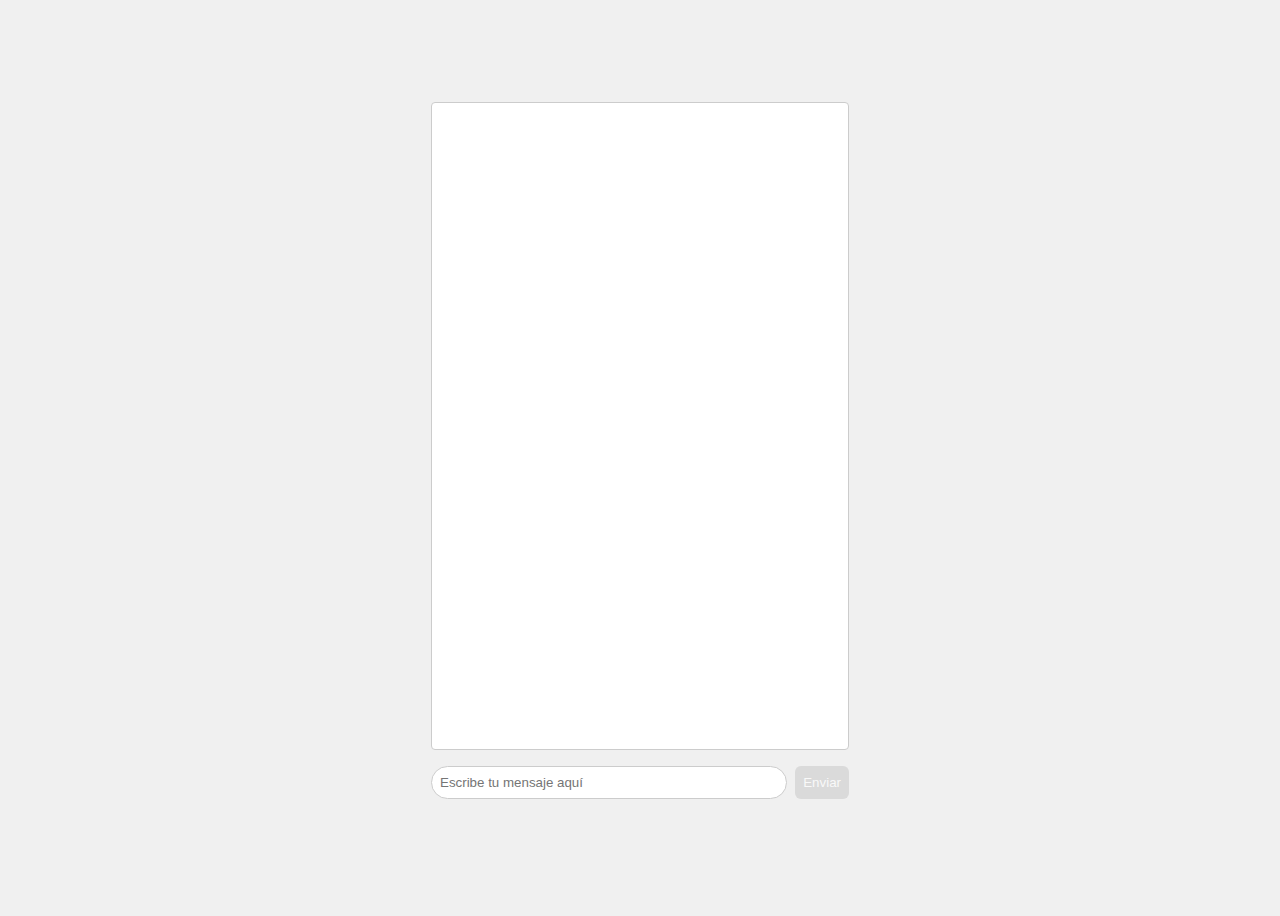
<file: ChatGPT Local/index.html>
<!DOCTYPE html>
<html lang="en">

<head>
    <meta charset="UTF-8">
    <meta name="viewport" content="width=device-width, initial-scale=1.0">
    <title>ChatGPT Local</title>
    <link rel="stylesheet" href="styles.css">
    <!--<script defer src="script.js"></script> defer SOLO funciona con src, defer dice que ejecute js DESPUES del index.html entero-->

    <script type="module">
        import { CreateMLCEngine } from "https://esm.run/@mlc-ai/web-llm"; //Importamos la url donde esta la LLM (Inteligencia Artificial), se puede importar directamente gracias al module

        const $ = el => document.querySelector(el); //Método para abreviar la querySelector

        //Pongo delante de la variable un símbolo de $ para indicar que es un elemento del DOM
        const $form = $("form");
        const $input = $("input");
        const $template = $("#message-template");
        const $messages = $("ul");
        const $container = $("main");
        const $button = $("button");
        const $info = $("small"); //Creamos un elemento para mostrar la información del engine y carga

        let messages = []; //Un array para los mensajes que nos va a devolver

        const SELECTED_MODEL = "gemma-2b-it-q4f32_1-MLC"; //El modelo se podría elegir según los recursos que se vayan a consumir, será mejor o peor

        const engine = await CreateMLCEngine(
            SELECTED_MODEL,
            {
                initProgressCallback: (info) => {
                    $info.textContent = `${info.text}%`

                    if (info.progress === 1) {
                        $button.removeAttribute("disabled"); //Para que mientras carga el botón esté deshabilitado
                    }
                }
            }
        )

        //Hacer para que cuando el usuario escriba un mensaje de primeras queremos mostrarlo
        $form.addEventListener("submit", async (event) => {
            event.preventDefault()
            const messageText = $input.value.trim();

            if (messageText !== '') {
                //Añadimos el mensaje en el DOM
                $input.value = ''
            }

            addMessage(messageText, "user")
            $button.setAttribute("disabled", ""); //Deshabilitamos botón después de mandar pregunta

            const userMessage = {
                role: "user",
                content: messageText
            }

            messages.push(userMessage); //Guardamos en la lista de mensajes el del usuario

            const chunks = await engine.chat.completions.create({ //Para la respuesta que nos da, es asincrónica la función, así que se pone await. chunks es trozos de respuesta
                messages, //Si solo pones messages, tienes que esperar a que genere toda la respuesta
                stream: true //Con stream mientras genera la respuesta la muestra
            })

            let reply = ""; //Genera la respuesta total juntando todos los chunks

            //Mostramos antes el mensaje ahora, pero de primeras vacío
            const $botMessage = addMessage("", "bot"); //Mostramos la respuesta (IMP mostrar el contenido sino te da el objeto)

            for await (const chunk of chunks) { //for asincrónico para esperar por todos los trozos
                const choice = chunk.choices[0]; //Es lo mismo que: const [choice] = chunk.choices;
                const content = choice?.delta?.content ?? "" //Con los ?? y ?, queremos decir que en el caso de que algo sea nulo o undefined le ponemos un mensaje por defecto vacío
                reply += content;
                $botMessage.textContent = reply; //Vamos actualizándolo
            }

            $button.removeAttribute("disabled"); //Lo habilitamos de nuevo
            messages.push({
                role: "assistant", // Corregido: debe ser "assistant" en lugar de "assintant"
                content: reply //reply contiene toda la respuesta de la IA
            });

            $container.scrollTop = $container.scrollHeight;

            //const botMessage=reply.choices[0].message; //Extraemos la respuesta que nos da la IA que se encuentra en la primera posición de reply en messages
            //messages.push(botMessage); //Hacemos un push para añadirlo a la lista

        })

        function addMessage(text, sender) {
            //Clonar el template
            const clonedTemplate = $template.content.cloneNode(true); //Se pone true para que cuando clone el template para poder reutilizarlo, se clone a nivel profundo todo

            const $newMessage = clonedTemplate.querySelector(".message"); //Recuperamos el apartado mensaje del template

            //Recuperamos elementos internos
            const $who = $newMessage.querySelector("span");
            const $text = $newMessage.querySelector("p");

            //Escribimos la información
            $text.textContent = text;
            $who.textContent = sender === "bot" ? "GPT" : "Tú"; //Si sender es bot, ponemos GPT y sino ponemos Tú
            $newMessage.classList.add(sender); //Se pasa el parámetro de la función sender que indicará si bot o user

            $messages.appendChild($newMessage) //Añadimos al elemento ul el elemento li que estamos creando

            //Actualizar el scroll para que baje según mando mensajes (Relacionado con overflow-y del html en main)
            $container.scrollTop = $container.scrollHeight; //Situarme el tope del scroll con la altura del scroll NO de la ventana

            return $text; //Devolvemos el elemento del párrafo donde estamos escribiendo la respuesta
        }
    </script>
</head>

<body>
    <main>
        <ul></ul> <!--Aquí se mostrarán las preguntas y respuestas con el modelo del template-->
    </main>

    <form>
        <input type="text" placeholder="Escribe tu mensaje aquí">
        <button disabled>Enviar</button>
    </form>

    <small>&nbsp;</small> <!--Espacio vacío para que no haga un salto cuando salga la información-->

    <template id="message-template">
        <li class="message">
            <span></span>
            <p></p>
        </li>
    </template>
    <!--<script src="script.js"></script> Poner los scripts al final ya que se crearán todos los elementos y no dará errores
        Segunda opción y mejor, poner atributo defer a etiqueta script
        Tercera opción con type="module" y te permite hacer import y export-->
</body>

</html>
</file>
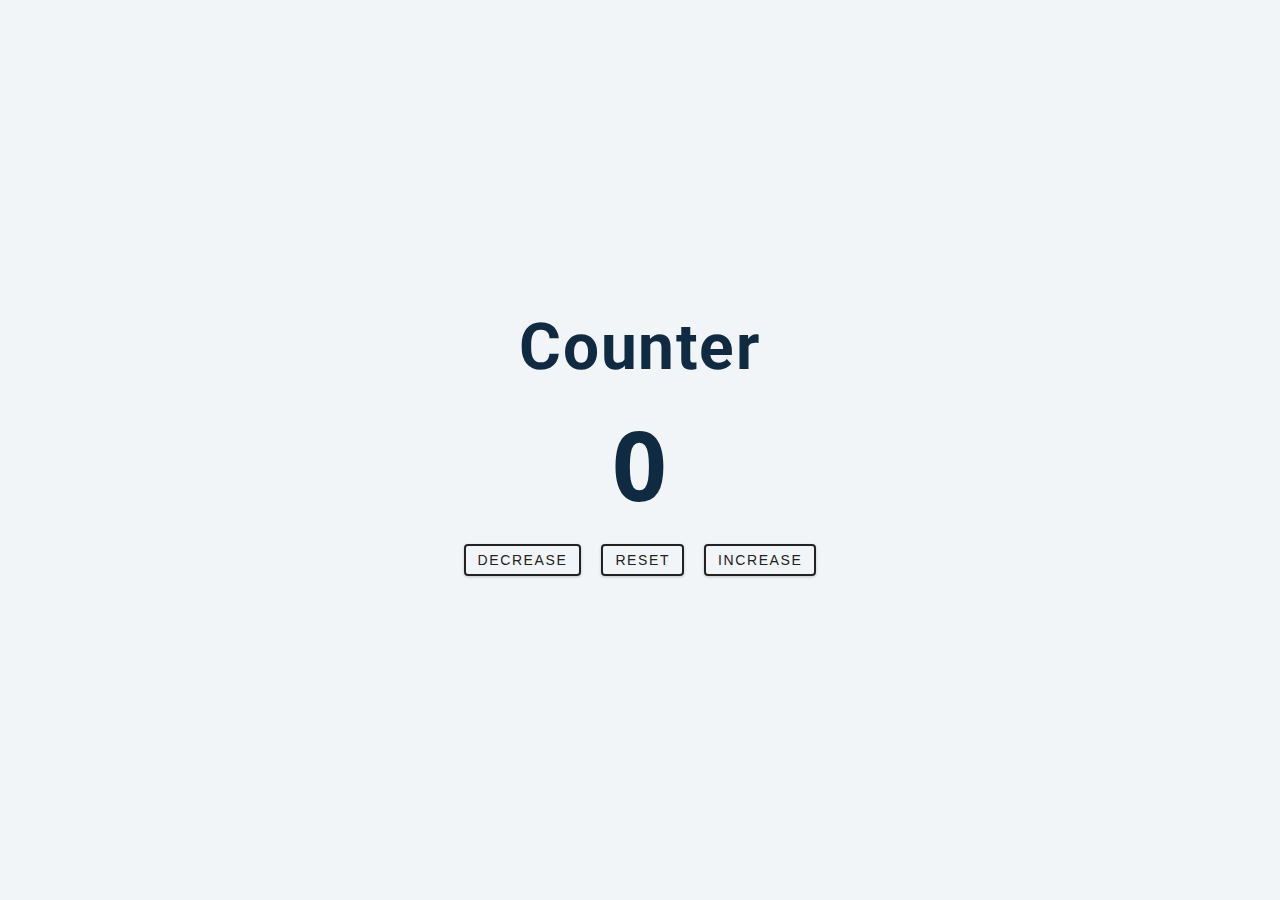
<file: Counter/index.html>
<!DOCTYPE html>
<html lang="en">

<head>
    <meta charset="UTF-8" />
    <meta name="viewport" content="width=device-width, initial-scale=1.0" />
    <title>Counter</title>
    <!-- styles -->
    <link rel="stylesheet" href="style.css" />
</head>

<body>
    <main>
        <div class="container">
            <h1>Counter</h1>
            <span id="value">0</span>
            <div class="button-container">
                <button class="btn decrease">Decrease</button>
                <button class="btn reset">Reset</button>
                <button class="btn increase">Increase</button>
            </div>
        </div>
    </main>
    <!-- javascript -->
    <script src="app.js"></script>
</body>

</html>
</file>
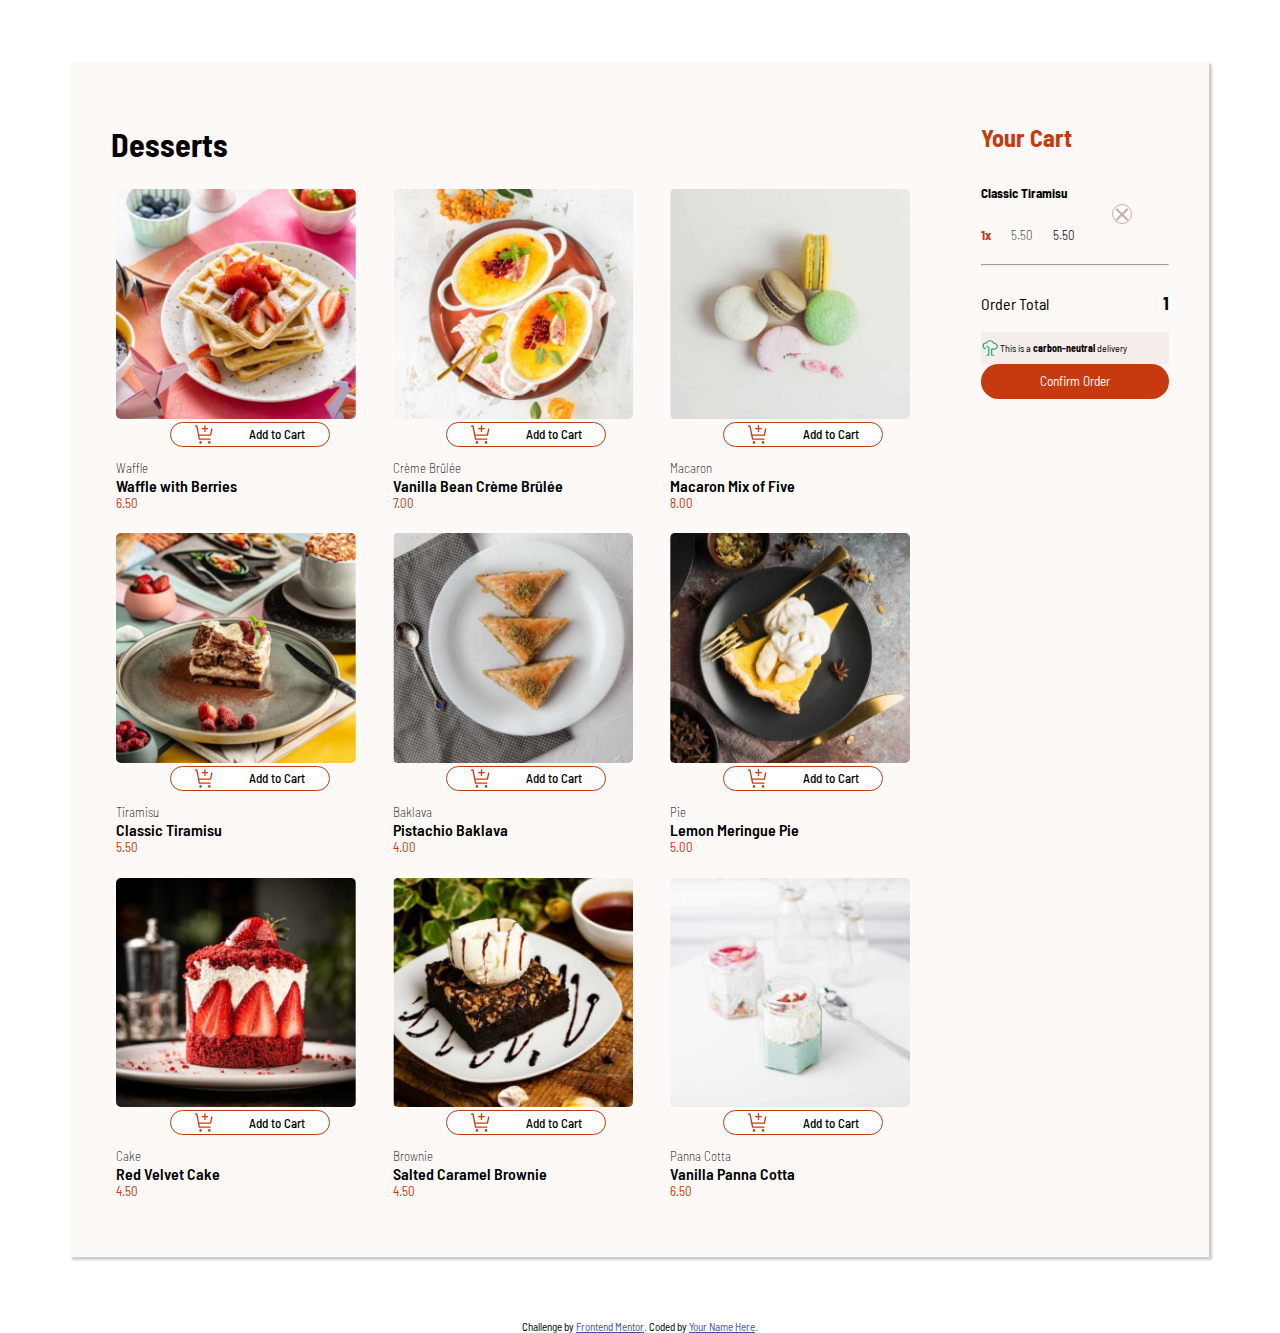
<file: Product List with Cart/index.html>
<!DOCTYPE html>
<html lang="en">

<head>
  <meta charset="UTF-8">
  <meta name="viewport" content="width=device-width, initial-scale=1.0">
  <!-- displays site properly based on user's device -->
  <link rel="icon" type="image/png" sizes="32x32" href="./assets/images/favicon-32x32.png">
  <title>Frontend Mentor | Product list with cart</title>
  <link rel="stylesheet" href="style.css">

</head>

<body>
  <div class="container">
    <div class="menu">
      <h1>Desserts</h1>
      <div class="plates">
        <div class="dessert n1">
          <img src="./assets/images/image-waffle-desktop.jpg" alt="Waffle">
          <button class="add">
            <img src="./assets/images/icon-add-to-cart.svg" alt="Add">
            <p>Add to Cart</p>
          </button>
          <p class="type">Waffle</p>
          <h3 class="title">Waffle with Berries</h3>
          <p class="price">6.50</p>
        </div>
        <div class="dessert n2">
          <img src="./assets/images/image-creme-brulee-desktop.jpg" alt="Crème">
          <button class="add">
            <img src="./assets/images/icon-add-to-cart.svg" alt="Add">
            <p>Add to Cart</p>
          </button>
          <p class="type">Crème Brûlée</p>
          <h3 class="title">Vanilla Bean Crème Brûlée</h3>
          <p class="price">7.00</p>
        </div>
        <div class="dessert n3">
          <img src="./assets/images/image-macaron-desktop.jpg" alt="Macaron">
          <button class="add">
            <img src="./assets/images/icon-add-to-cart.svg" alt="Add">
            <p>Add to Cart</p>
          </button>
          <p class="type">Macaron</p>
          <h3 class="title">Macaron Mix of Five</h3>
          <p class="price">8.00</p>
        </div>
        <div class="dessert n4">
          <img src="./assets/images/image-tiramisu-desktop.jpg" alt="Tiramisu">
          <button class="add">
            <img src="./assets/images/icon-add-to-cart.svg" alt="Add">
            <p>Add to Cart</p>
          </button>
          <p class="type">Tiramisu</p>
          <h3 class="title">Classic Tiramisu</h3>
          <p class="price">5.50</p>
        </div>
        <div class="dessert n5">
          <img src="./assets/images/image-baklava-desktop.jpg" alt="Baklava">
          <button class="add">
            <img src="./assets/images/icon-add-to-cart.svg" alt="Add">
            <p>Add to Cart</p>
          </button>
          <p class="type">Baklava</p>
          <h3 class="title">Pistachio Baklava</h3>
          <p class="price">4.00</p>
        </div>
        <div class="dessert n6">
          <img src="./assets/images/image-meringue-desktop.jpg" alt="Meringue">
          <button class="add">
            <img src="./assets/images/icon-add-to-cart.svg" alt="Add">
            <p>Add to Cart</p>
          </button>
          <p class="type">Pie</p>
          <h3 class="title">Lemon Meringue Pie</h3>
          <p class="price">5.00</p>
        </div>
        <div class="dessert n7">
          <img src="./assets/images/image-cake-desktop.jpg" alt="Cake">
          <button class="add">
            <img src="./assets/images/icon-add-to-cart.svg" alt="Add">
            <p>Add to Cart</p>
          </button>
          <p class="type">Cake</p>
          <h3 class="title">Red Velvet Cake</h3>
          <p class="price">4.50</p>
        </div>
        <div class="dessert n8">
          <img src="./assets/images/image-brownie-desktop.jpg" alt="Brownie">
          <button class="add">
            <img src="./assets/images/icon-add-to-cart.svg" alt="Add">
            <p>Add to Cart</p>
          </button>
          <p class="type">Brownie</p>
          <h3 class="title">Salted Caramel Brownie</h3>
          <p class="price">4.50</p>
        </div>
        <div class="dessert n9">
          <img src="./assets/images/image-panna-cotta-desktop.jpg" alt="Panna">
          <button class="add">
            <img src="./assets/images/icon-add-to-cart.svg" alt="Add">
            <p>Add to Cart</p>
          </button>
          <p class="type">Panna Cotta</p>
          <h3 class="title">Vanilla Panna Cotta</h3>
          <p class="price">6.50</p>
        </div>
      </div>
    </div>
    <div class="payment">
      <h2>Your Cart</h2>
      <div class="check n1">
        <p class="plate">Classic Tiramisu</p>
        <div class="prices-resume">
          <p class="number">1x</p>
          <p class="single-price">5.50</p>
          <p class="plates-price">5.50</p>
        </div>

        <button class="remove-button"></button>
      </div>
      <hr>
      <div class="total">
        <p>Order Total</p>
        <p class="price-total">1</p>
      </div>
      <div class="message">
        <img src="./assets/images/icon-carbon-neutral.svg" alt="Carbon">
        <p>This is a <b>carbon-neutral</b> delivery</p>
      </div>
      <button>Confirm Order</button>
    </div>
  </div>

  <div class="attribution">
    Challenge by <a href="https://www.frontendmentor.io?ref=challenge">Frontend Mentor</a>.
    Coded by <a href="#">Your Name Here</a>.
  </div>
</body>

</html>
</file>
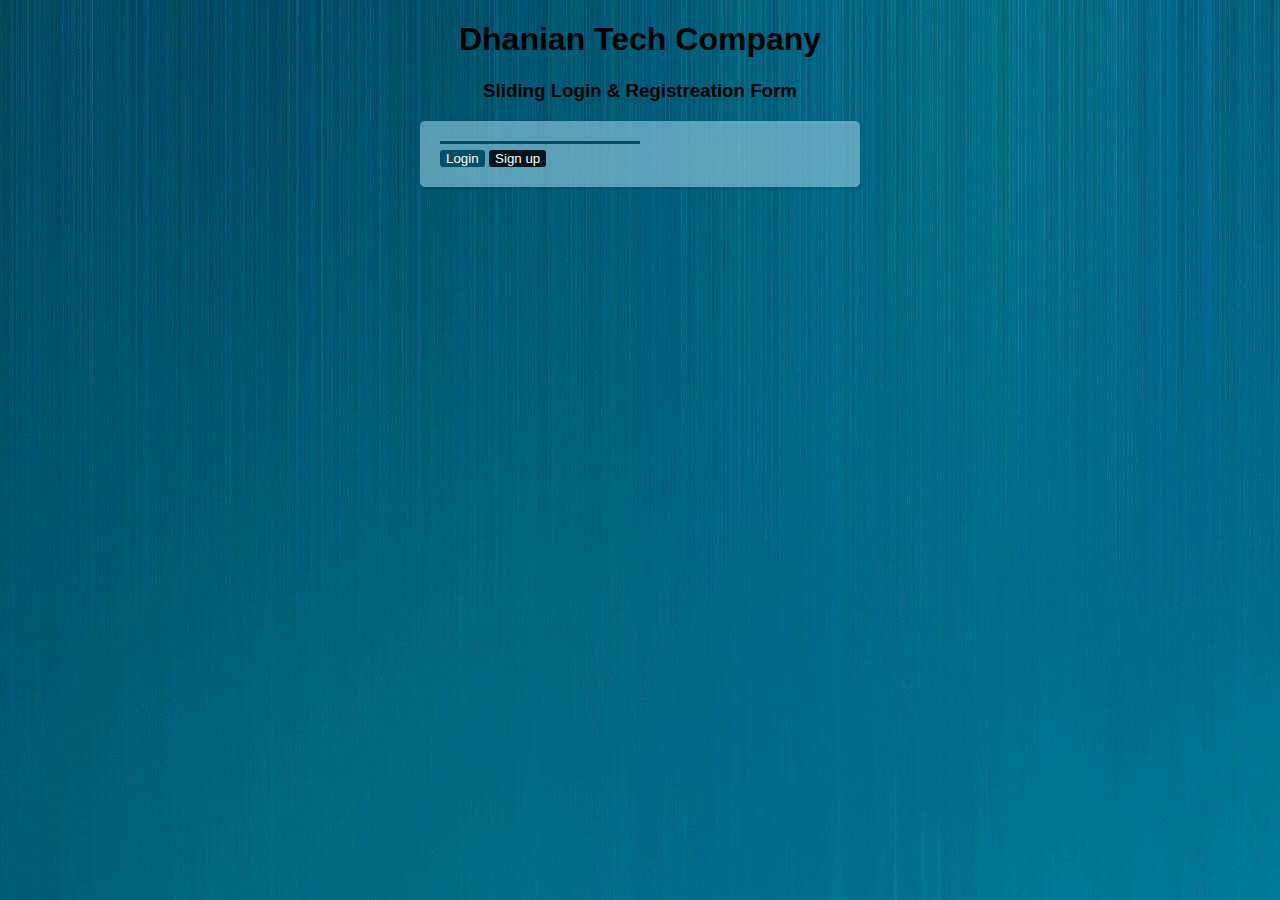
<file: Responsive Sliding Login/index.html>
<!DOCTYPE html>
<html lang="en">

<head>
    <meta charset="UTF-8">
    <meta name="viewport" content="width=device-width, initial-scale=1.0">
    <title>Dhanian Tech Company</title>
    <link rel="stylesheet" href="style.css">
</head>


<body>
    <header>
        <h1 class="heading">Dhanian Tech Company</h1>
        <h3 class="title">Sliding Login &amp; Registreation Form</h3>
    </header>
    <div class="container">
        <div class="slider"></div>
        <div class="btn">
            <button class="login">Login</button>
            <button class="signup">Sign up</button>
        </div>
        <div class="form-section">
            <!--Login form-->
            <div class="login-box">
                <input type="email" class="email ele" placeholder="youremail@email.com">
                <input type="password" class="password ele" placeholder="Password">
                <button class="clkbtn">Login</button>
            </div>
            <!--Sign up form-->
            <div class="signup-box">
                <input type="text" class="name ele" placeholder="Enter your name">
                <input type="email" class="email ele" placeholder="youremail@email.com">
                <input type="password" class="password ele" placeholder="Password">
                <input type="password" class="password ele" placeholder="Confirm password">
                <button class="clkbtn signup">Sign up</button>
            </div>
        </div>
    </div>
    <script src="script.js"></script>
</body>

</html>
</file>
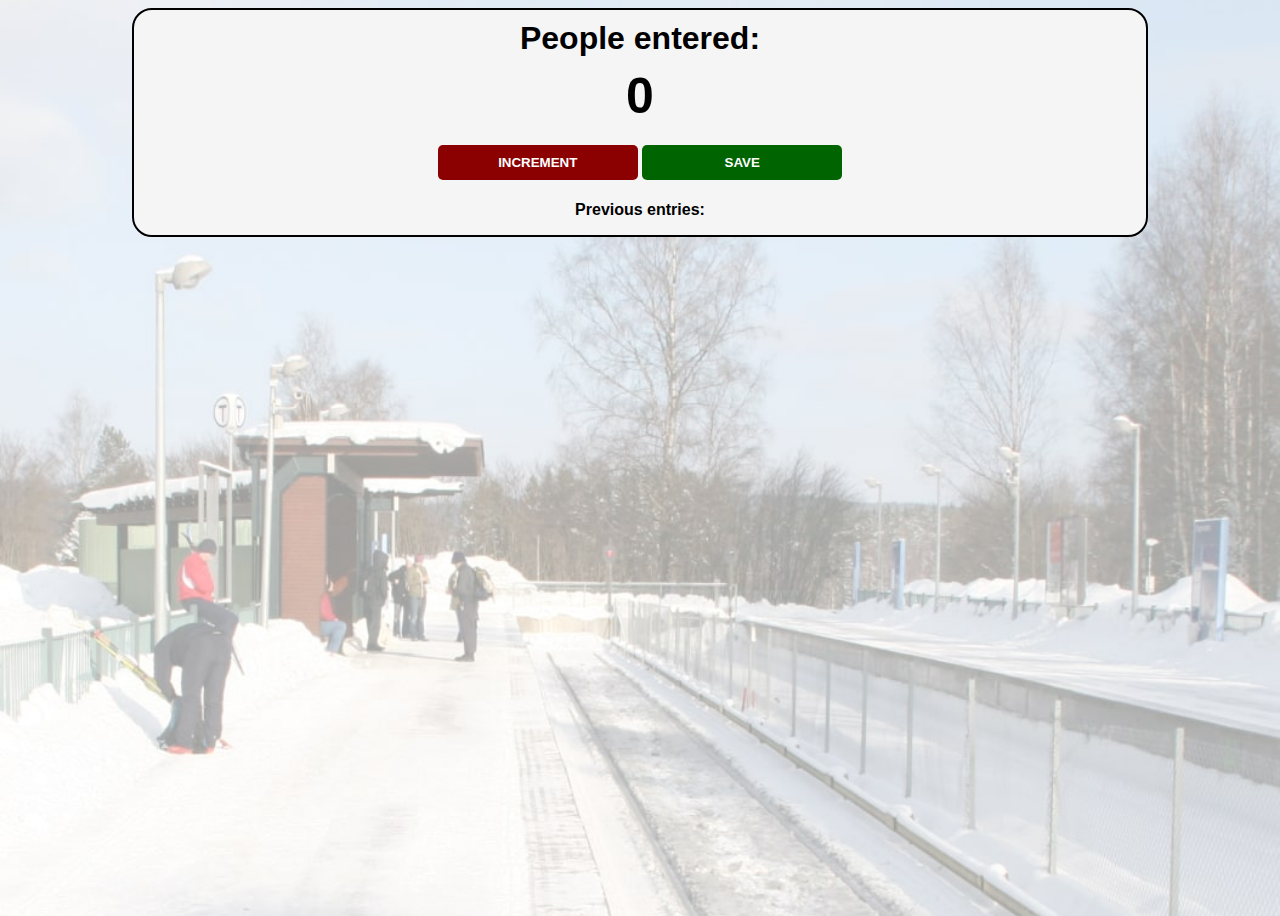
<file: Train Counter/index.html>
<!DOCTYPE html>
<html lang="en">

<head>
    <meta charset="UTF-8">
    <meta name="viewport" content="width=device-width, initial-scale=1.0">
    <link rel="stylesheet" href="index.css">
    <title>Train Counter</title>
</head>

<body>
    <div class="container">
        <h1>People entered:</h1>
        <h2 id="count-el">0</h2>
        <button id="increment-btn" onclick="increment()">INCREMENT</button>
        <button id="save-btn" onclick="save()">SAVE</button>
        <p id="save-el">Previous entries: </p>
    </div>
    <script src="index.js"></script>
</body>

</html>
</file>
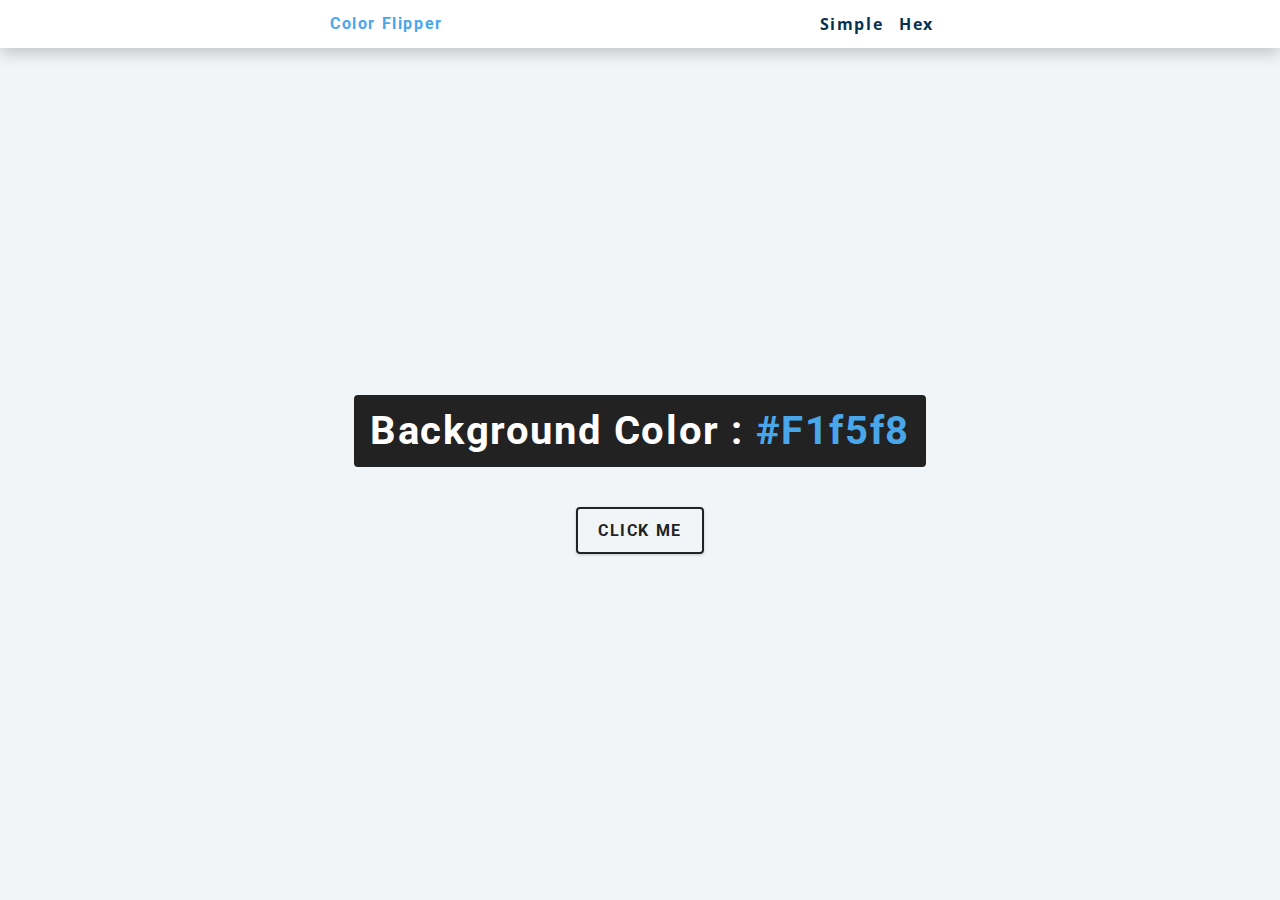
<file: Color Flipper/Color Flipper Hex.html>
<!DOCTYPE html>
<html lang="en">
  <head>
    <meta charset="UTF-8" />
    <meta name="viewport" content="width=device-width, initial-scale=1.0" />
    <title>
      Color Flipper || Simple
    </title>

    <!-- styles -->
    <link rel="stylesheet" href="Color Flipper.css" />
  </head>

  <body>
    <nav>
      <div class="nav-center">
        <h4>color flipper</h4>
        <ul class="nav-links">
          <li><a href="Color Flipper Simple.html">Simple</a></li>
          <li><a href="Color Flipper Hex.html">Hex</a></li>
        </ul>
      </div>
    </nav>
    <main>
      <div class="container">
        <h2>background color : <span class="color">#f1f5f8</span></h2>
        <button class="btn btn-hero" id="btn">click me</button>
      </div>
    </main>
    <!-- javascript -->
    <script src="hex.js"></script>
  </body>
</html>
</file>
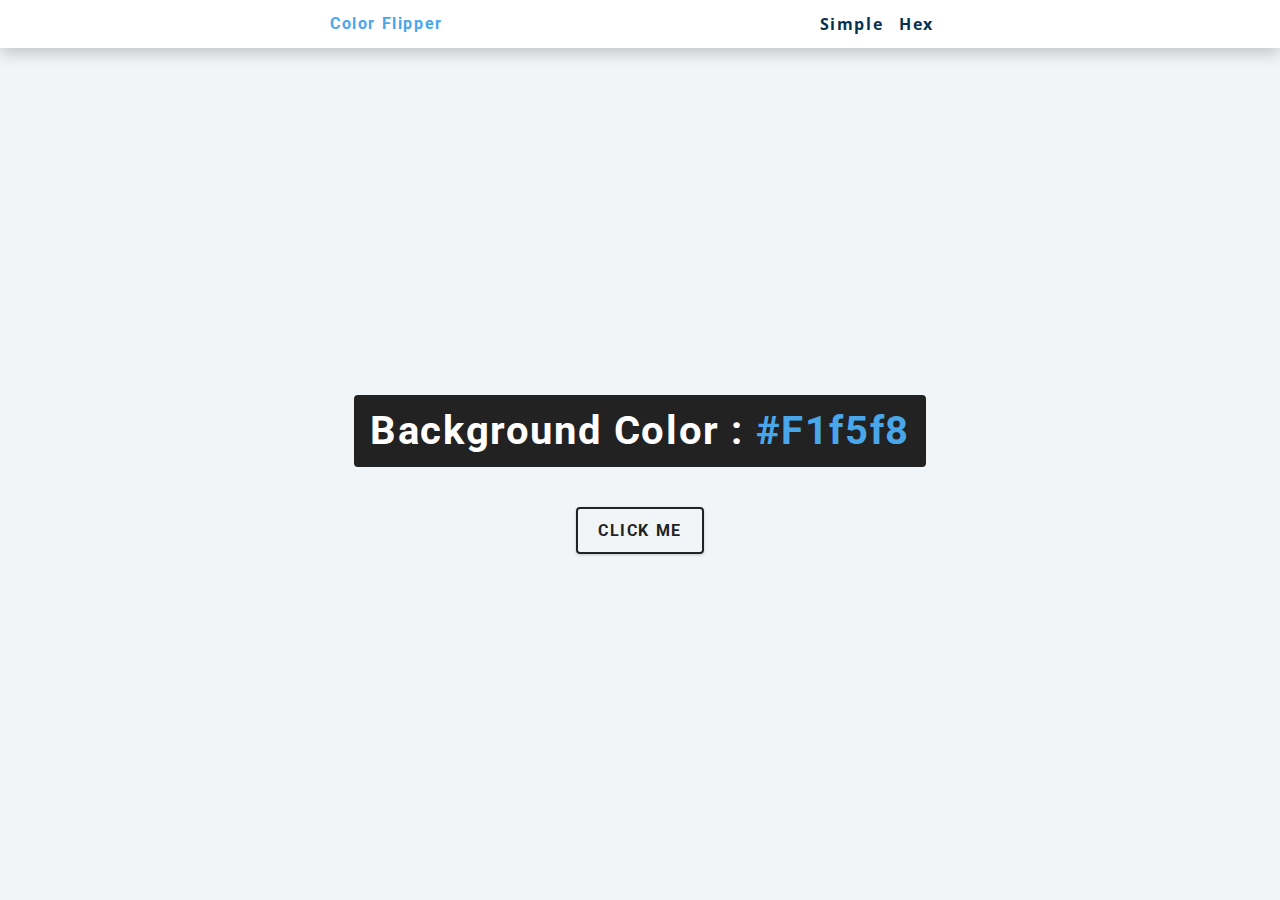
<file: Color Flipper/Color Flipper Simple.html>
<!DOCTYPE html>
<html lang="en">

<head>
    <meta charset="UTF-8">
    <meta name="viewport" content="width=device-width, initial-scale=1.0">
    <title>Color Flipper || Simple</title>
    <link rel="stylesheet" href="Color Flipper.css">

</head>

<body>
    <nav>
        <div class="nav-center">
            <h4>color flipper</h4>
            <ul class="nav-links">
                <li>
                    <a href="Color Flipper Simple.html">Simple</a>
                </li>
                <li>
                    <a href="Color Flipper Hex.html">Hex</a>
                </li>
            </ul>
        </div>
    </nav>
    <main>
        <div class="container">
            <h2>background color : <span class="color">#f1f5f8</span></h2>
            <button class="btn btn-hero" id="btn">click me</button>
          </div>
    </main>
    <script src="Color Flipper.js"></script>
</body>

</html>
</file>
<file: ChatGPT Local/styles.css>
body {
    font-family: system-ui, -apple-system, BlinkMacSystemFont, 'Segoe UI', Roboto, Oxygen, Ubuntu, Cantarell, 'Open Sans', 'Helvetica Neue', sans-serif;
    background-color: #f0f0f0;
    display: grid;
    place-content: center;
    height: 100dvh;
    /*Diferencia dvh (dinamic view heigth, para moviles mejor que vh)*/
}

main {
    width: 400px;
    max-width: 100%;
    height: 70dvh;

    background-color: #fff;
    border: 1px solid #ccc;
    border-radius: 4px;
    box-shadow: 0 0 10px rgbs(0, 0, 0, 0.1);
    padding: 8px;
    margin-bottom: 16px;

    overflow-y: auto;
    scroll-behavior: smooth;
    /*Animacion del scroll para que sea mas sutil*/
}

ul {
    display: flex;
    flex-direction: column;
    list-style: none;
    padding: 0;
}

.message {
    display: flex;
    flex-direction: column;
    margin: 4px 0;
    padding: 4px 8px;


    span {
        width: 36px;
        height: 36px;
        background: #eee;
        font-size: 12px;
        font-weight: 500;
        display: flex;
        justify-content: center;
        align-items: center;
        border-radius: 9999999px;
    }

    p {
        border-radius: 4px;
        padding: 4px 8px;
        margin-top: 8px;
    }

    &.user {
        align-self: flex-end;
        align-items: flex-end;

        span {
            background: rgb(177, 210, 248);
        }

        p {
            background: rgb(219, 236, 255);
        }
    }

    &.bot {
        align-self: flex-start;

        span {
            background: rgb(142, 247, 182);
        }

        p {
            background: rgb(198, 255, 220);
        }
    }
}

/*Se pueden anidar los estilos en etiquetas. Se puede usar & para referirse al elemento que anida*/
form {
    display: flex;

    input {
        border-radius: 9999999px;
        flex-grow: 1;
        border: 0;
        padding: 8px;
        margin-right: 8px;
        border: 1px solid #ccc;
    }

    button {
        background: #09f;
        border: 0;
        color: white;
        border-radius: 6px;
        cursor: pointer;
        padding: 8px;
        transition: background .3s ease;

        &[disabled] {
            /*Quiere decir que si el button esta disabled (pq acaba d emandar un mensaje, se ponga gris para indicar no enviarmas)*/
            background: #ccc;
            opacity: .6;
            pointer-events: none;
        }

        &:hover {
            background: rgb(0, 104, 173);
        }
    }

    small {
        font-size: 10px;
        color: #555;
        position: fixed;
        bottom: 10px;
        left: 0;
        right: 0;
        margin: auto;
        width: 400px;
    }
}
</file>
<file: Counter/style.css>
/*
=============== 
Fonts
===============
*/
@import url("https://fonts.googleapis.com/css?family=Open+Sans|Roboto:400,700&display=swap");

/*
=============== 
Variables
===============
*/

:root {
  /* dark shades of primary color*/
  --clr-primary-1: hsl(205, 86%, 17%);
  --clr-primary-2: hsl(205, 77%, 27%);
  --clr-primary-3: hsl(205, 72%, 37%);
  --clr-primary-4: hsl(205, 63%, 48%);
  /* primary/main color */
  --clr-primary-5: hsl(205, 78%, 60%);
  /* lighter shades of primary color */
  --clr-primary-6: hsl(205, 89%, 70%);
  --clr-primary-7: hsl(205, 90%, 76%);
  --clr-primary-8: hsl(205, 86%, 81%);
  --clr-primary-9: hsl(205, 90%, 88%);
  --clr-primary-10: hsl(205, 100%, 96%);
  /* darkest grey - used for headings */
  --clr-grey-1: hsl(209, 61%, 16%);
  --clr-grey-2: hsl(211, 39%, 23%);
  --clr-grey-3: hsl(209, 34%, 30%);
  --clr-grey-4: hsl(209, 28%, 39%);
  /* grey used for paragraphs */
  --clr-grey-5: hsl(210, 22%, 49%);
  --clr-grey-6: hsl(209, 23%, 60%);
  --clr-grey-7: hsl(211, 27%, 70%);
  --clr-grey-8: hsl(210, 31%, 80%);
  --clr-grey-9: hsl(212, 33%, 89%);
  --clr-grey-10: hsl(210, 36%, 96%);
  --clr-white: #fff;
  --clr-red-dark: hsl(360, 67%, 44%);
  --clr-red-light: hsl(360, 71%, 66%);
  --clr-green-dark: hsl(125, 67%, 44%);
  --clr-green-light: hsl(125, 71%, 66%);
  --clr-black: #222;
  --ff-primary: "Roboto", sans-serif;
  --ff-secondary: "Open Sans", sans-serif;
  --transition: all 0.3s linear;
  --spacing: 0.1rem;
  --radius: 0.25rem;
  --light-shadow: 0 5px 15px rgba(0, 0, 0, 0.1);
  --dark-shadow: 0 5px 15px rgba(0, 0, 0, 0.2);
  --max-width: 1170px;
  --fixed-width: 620px;
}
/*
=============== 
Global Styles
===============
*/

*,
::after,
::before {
  margin: 0;
  padding: 0;
  box-sizing: border-box;
}
body {
  font-family: var(--ff-secondary);
  background: var(--clr-grey-10);
  color: var(--clr-grey-1);
  line-height: 1.5;
  font-size: 0.875rem;
}
ul {
  list-style-type: none;
}
a {
  text-decoration: none;
}
h1,
h2,
h3,
h4 {
  letter-spacing: var(--spacing);
  text-transform: capitalize;
  line-height: 1.25;
  margin-bottom: 0.75rem;
  font-family: var(--ff-primary);
}
h1 {
  font-size: 3rem;
}
h2 {
  font-size: 2rem;
}
h3 {
  font-size: 1.25rem;
}
h4 {
  font-size: 0.875rem;
}
p {
  margin-bottom: 1.25rem;
  color: var(--clr-grey-5);
}
@media screen and (min-width: 800px) {
  h1 {
    font-size: 4rem;
  }
  h2 {
    font-size: 2.5rem;
  }
  h3 {
    font-size: 1.75rem;
  }
  h4 {
    font-size: 1rem;
  }
  body {
    font-size: 1rem;
  }
  h1,
  h2,
  h3,
  h4 {
    line-height: 1;
  }
}
/*  global classes */

/* section */
.section {
  padding: 5rem 0;
}

.section-center {
  width: 90vw;
  margin: 0 auto;
  max-width: 1170px;
}
@media screen and (min-width: 992px) {
  .section-center {
    width: 95vw;
  }
}
main {
  min-height: 100vh;
  display: grid;
  place-items: center;
}

/*
=============== 
Counter
===============
*/

main {
  min-height: 100vh;
  display: grid;
  place-items: center;
}
.container {
  text-align: center;
}
#value {
  font-size: 6rem;
  font-weight: bold;
}
.btn {
  text-transform: uppercase;
  background: transparent;
  color: var(--clr-black);
  padding: 0.375rem 0.75rem;
  letter-spacing: var(--spacing);
  display: inline-block;
  transition: var(--transition);
  font-size: 0.875rem;
  border: 2px solid var(--clr-black);
  cursor: pointer;
  box-shadow: 0 1px 3px rgba(0, 0, 0, 0.2);
  border-radius: var(--radius);
  margin: 0.5rem;
}
.btn:hover {
  color: var(--clr-white);
  background: var(--clr-black);
}
</file>
<file: Product List with Cart/style.css>
@import url('https://fonts.googleapis.com/css2?family=Barlow+Semi+Condensed:ital,wght@0,100;0,200;0,300;0,400;0,500;0,600;0,700;0,800;0,900;1,100;1,200;1,300;1,400;1,500;1,600;1,700;1,800;1,900&family=Hanken+Grotesk:ital,wght@0,100..900;1,100..900&family=Inter:wght@100..900&family=Red+Hat+Text:ital,wght@0,300..700;1,300..700&display=swap');

* {
    box-sizing: border-box;
    font-family: 'Barlow Semi Condensed';
}

body {
    height: 100vh;
}

.container {
    display: flex;
    margin: 5% auto;
    width: 90%;
    background: hsl(20, 50%, 98%);
    box-shadow: 2px 2px 2px 1px rgba(0, 0, 0, 0.2);
}

.menu {
    width: 80%;
    padding: 40px;

    .plates {
        display: grid;
        grid-template-columns: repeat(3, 1fr);
        grid-template-rows: repeat(3, 1fr);

        .dessert {
            margin: 5px;

            img {
                width: 90%;
                border-radius: 5px;
            }

            .add {
                background: white;
                border: 1px solid hsl(14, 86%, 42%);
                border-radius: 25px;
                width: 60%;
                height: 7.5%;
                margin: auto;
                display: flex;
                flex-direction: row;
                flex-wrap: nowrap;
                align-items: baseline;

                img {
                    width: 15%;
                    margin: auto;
                }

                p {
                    font-size: small;
                    font-weight: 500;
                    margin: auto;
                }
            }

            .type {
                margin-bottom: 0;
                font-size: small;
                font-weight: 200;
            }

            .title {
                margin-top: 0;
                margin-bottom: 0;
                font-size: medium;
                font-weight: 600;
            }


            .price {
                margin-top: 0;
                font-size: small;
                color: hsl(14, 86%, 42%);
            }
        }
    }
}

.payment {
    background: hsl(20, 50%, 98%);
    padding: 40px 40px 0 0;
    border-radius: 5px;
    width: 20%;

    h2 {
        color: hsl(14, 86%, 42%);
    }

    .check {
        font-size: small;
        display: grid;
        grid-template-columns: repeat(2, 1fr);
        grid-template-rows: repeat(2, 1fr);

        .plate,
        .number {
            font-weight: 700;
        }

        .prices-resume {
            text-align: left;
            margin-top: 0;
            grid-area: 2/1/2/2;
            display: flex;
            justify-content: space-between;
        }

        .plate {
            grid-area: 1/1/1/3;
            margin-bottom: 0;
        }

        .number {
            color: hsl(14, 86%, 42%);
        }

        .single-price {
            font-weight: 200;
        }

        .plates-price {
            font-weight: 300;
        }

        .remove-button {
            grid-area: 1/2/3/3;
            border: 1px solid #caafa7;
            border-radius: 50%;
            background-color: white;
            background-image: url('./assets/images/icon-remove-item.svg');
            background-repeat: no-repeat;
            height: 20px;
            width: 20px;
            background-size: 20px 15px;
            background-position: center;
            margin: auto;
        }

        hr {
            width: 100%;
        }
    }

    .total {
        display: flex;
        justify-content: space-between;
        align-items: baseline;

        .price-total {
            font-weight: 700;
            font-size: large;
        }


    }

    .message {
        background: hsl(13, 31%, 94%);
        text-align: center;
        display: flex;

        img {
            width: 10%;
        }

        p {
            font-size: x-small;
        }
    }



    button {
        width: 100%;
        height: 3%;
        color: white;
        background: hsl(14, 86%, 42%);
        border: none;
        border-radius: 25px;
        text-align: center;
    }
}

.attribution {
    font-size: 11px;
    text-align: center;
}

.attribution a {
    color: hsl(228, 45%, 44%);
}
</file>
<file: Responsive Sliding Login/style.css>
/*General styling*/
body {
    font-family: Arial, Helvetica, sans-serif;
    margin: 0;
    padding: 0;
    background-image: url(./Media/background-img.jpg);
}

.heading,
.title {
    text-align: center;
    color: hsl(194, 100%, 0);
}

.container {
    max-width: 400px;
    margin: 0 auto;
    padding: 20px;
    background: hsla(197, 59%, 74%, 0.6);
    border-radius: 5px;
    box-shadow: 0 2px 4px rgba(0, 0, 0, 0.1);
}

/*Form styling*/
.login-box,
.signup-box {
    display: none;
}

.ele {
    width: 90%;
    padding: 10px;
    margin-bottom: 10px;
    margin-left: 5px;
    border: 1px solid #ccc;
    border-radius: 3px;
}

.ele:first-child {
    margin-top: 5px;
}

.login,
.signup {
    background-color: hsl(194, 100%, 20%);
    color: #fff;
    border: none;
    border-radius: 3px;
    cursor: pointer;
}


.clkbtn {
    width: 96%;
    padding: 10px;
    margin-left: 5px;
    background-color: hsl(194, 100%, 20%);
    color: #fff;
    border: none;
    border-radius: 3px;
    cursor: pointer;
}

.signup {
    background-color: hsl(194, 100%, 5%);
}

/*Animation*/
.slider {
    height: 3px;
    width: 50%;
    margin-bottom: 5px;
    background-color: hsl(194, 100%, 20%);
    transition: transform 0.3s ease;
}

.login.active~.slider {
    transform: translateX(0);
}

.signup.active~.slider {
    transform: translateX(100%);
    background-color: hsl(194, 100%, 5%);
    width: 50px;

}
</file>
<file: Train Counter/index.css>
body {
    background-image: url("station.jpg");
    background-size: cover;
    font-family: -apple-system, BlinkMacSystemFont, 'Segoe UI', Roboto, Oxygen, Ubuntu, Cantarell, 'Open Sans', 'Helvetica Neue', sans-serif;
    font-weight: bold;
    text-align: center;
    height: 100vh;
}

.container {
    max-width: 80%;
    margin: auto;
    background: whitesmoke;
    border: 2px black solid;
    border-radius: 20px;
}

h1 {
    margin-top: 10px;
    margin-bottom: 10px;
}

h2 {
    font-size: 50px;
    margin-top: 0;
    margin-bottom: 20px;
}

button {
    border: none;
    padding-top: 10px;
    padding-bottom: 10px;
    color: white;
    font-weight: bold;
    width: 200px;
    margin-bottom: 5px;
    border-radius: 5px;
}

#increment-btn {
    background: darkred;
}

#save-btn {
    background: darkgreen;
}
</file>
<file: Color Flipper/Color Flipper.css>
/*
=============== 
Fonts
===============
*/
@import url("https://fonts.googleapis.com/css?family=Open+Sans|Roboto:400,700&display=swap");

/*
=============== 
Variables
===============
*/

:root {
  /* dark shades of primary color*/
  --clr-primary-1: hsl(205, 86%, 17%);
  --clr-primary-2: hsl(205, 77%, 27%);
  --clr-primary-3: hsl(205, 72%, 37%);
  --clr-primary-4: hsl(205, 63%, 48%);
  /* primary/main color */
  --clr-primary-5: hsl(205, 78%, 60%);
  /* lighter shades of primary color */
  --clr-primary-6: hsl(205, 89%, 70%);
  --clr-primary-7: hsl(205, 90%, 76%);
  --clr-primary-8: hsl(205, 86%, 81%);
  --clr-primary-9: hsl(205, 90%, 88%);
  --clr-primary-10: hsl(205, 100%, 96%);
  /* darkest grey - used for headings */
  --clr-grey-1: hsl(209, 61%, 16%);
  --clr-grey-2: hsl(211, 39%, 23%);
  --clr-grey-3: hsl(209, 34%, 30%);
  --clr-grey-4: hsl(209, 28%, 39%);
  /* grey used for paragraphs */
  --clr-grey-5: hsl(210, 22%, 49%);
  --clr-grey-6: hsl(209, 23%, 60%);
  --clr-grey-7: hsl(211, 27%, 70%);
  --clr-grey-8: hsl(210, 31%, 80%);
  --clr-grey-9: hsl(212, 33%, 89%);
  --clr-grey-10: hsl(210, 36%, 96%);
  --clr-white: #fff;
  --clr-red-dark: hsl(360, 67%, 44%);
  --clr-red-light: hsl(360, 71%, 66%);
  --clr-green-dark: hsl(125, 67%, 44%);
  --clr-green-light: hsl(125, 71%, 66%);
  --clr-black: #222;
  --ff-primary: "Roboto", sans-serif;
  --ff-secondary: "Open Sans", sans-serif;
  --transition: all 0.3s linear;
  --spacing: 0.1rem;
  --radius: 0.25rem;
  --light-shadow: 0 5px 15px rgba(0, 0, 0, 0.1);
  --dark-shadow: 0 5px 15px rgba(0, 0, 0, 0.2);
  --max-width: 1170px;
  --fixed-width: 620px;
}
/*
=============== 
Global Styles
===============
*/

*,
::after,
::before {
  margin: 0;
  padding: 0;
  box-sizing: border-box;
}
body {
  font-family: var(--ff-secondary);
  background: var(--clr-grey-10);
  color: var(--clr-grey-1);
  line-height: 1.5;
  font-size: 0.875rem;
}
ul {
  list-style-type: none;
}
a {
  text-decoration: none;
}
h1,
h2,
h3,
h4 {
  letter-spacing: var(--spacing);
  text-transform: capitalize;
  line-height: 1.25;
  margin-bottom: 0.75rem;
  font-family: var(--ff-primary);
}
h1 {
  font-size: 3rem;
}
h2 {
  font-size: 2rem;
}
h3 {
  font-size: 1.25rem;
}
h4 {
  font-size: 0.875rem;
}
p {
  margin-bottom: 1.25rem;
  color: var(--clr-grey-5);
}
@media screen and (min-width: 800px) {
  h1 {
    font-size: 4rem;
  }
  h2 {
    font-size: 2.5rem;
  }
  h3 {
    font-size: 1.75rem;
  }
  h4 {
    font-size: 1rem;
  }
  body {
    font-size: 1rem;
  }
  h1,
  h2,
  h3,
  h4 {
    line-height: 1;
  }
}
/*  global classes */

/* section */
.section {
  padding: 5rem 0;
}

.section-center {
  width: 90vw;
  margin: 0 auto;
  max-width: 1170px;
}
@media screen and (min-width: 992px) {
  .section-center {
    width: 95vw;
  }
}
main {
  min-height: 100vh;
  display: grid;
  place-items: center;
}

/*
=============== 
Nav
===============
*/
nav {
  background: var(--clr-white);
  height: 3rem;
  display: grid;
  align-items: center;
  box-shadow: var(--dark-shadow);
}
.nav-center {
  width: 90vw;
  max-width: var(--fixed-width);
  margin: 0 auto;
  display: flex;
  align-items: center;
  justify-content: space-between;
}
.nav-center h4 {
  margin-bottom: 0;
  color: var(--clr-primary-5);
}
.nav-links {
  display: flex;
}
nav a {
  text-transform: capitalize;
  font-weight: 700;
  font-size: 1rem;
  color: var(--clr-primary-1);
  letter-spacing: var(--spacing);
  margin-right: 1rem;
}
nav a:hover {
  color: var(--clr-primary-5);
}
/*
=============== 
Container
===============
*/
main {
  min-height: calc(100vh - 3rem);
  display: grid;
  place-items: center;
}
.container {
  text-align: center;
}
.container h2 {
  background: var(--clr-black);
  color: var(--clr-white);
  padding: 1rem;
  border-radius: var(--radius);
  margin-bottom: 2.5rem;
}
.color {
  color: var(--clr-primary-5);
}
.btn-hero {
  font-family: var(--ff-primary);
  text-transform: uppercase;
  background: transparent;
  color: var(--clr-black);
  letter-spacing: var(--spacing);
  display: inline-block;
  font-weight: 700;
  transition: var(--transition);
  border: 2px solid var(--clr-black);
  cursor: pointer;
  box-shadow: 0 1px 3px rgba(0, 0, 0, 0.2);
  border-radius: var(--radius);
  font-size: 1rem;
  padding: 0.75rem 1.25rem;
}
.btn-hero:hover {
  color: var(--clr-white);
  background: var(--clr-black);
}
</file>
